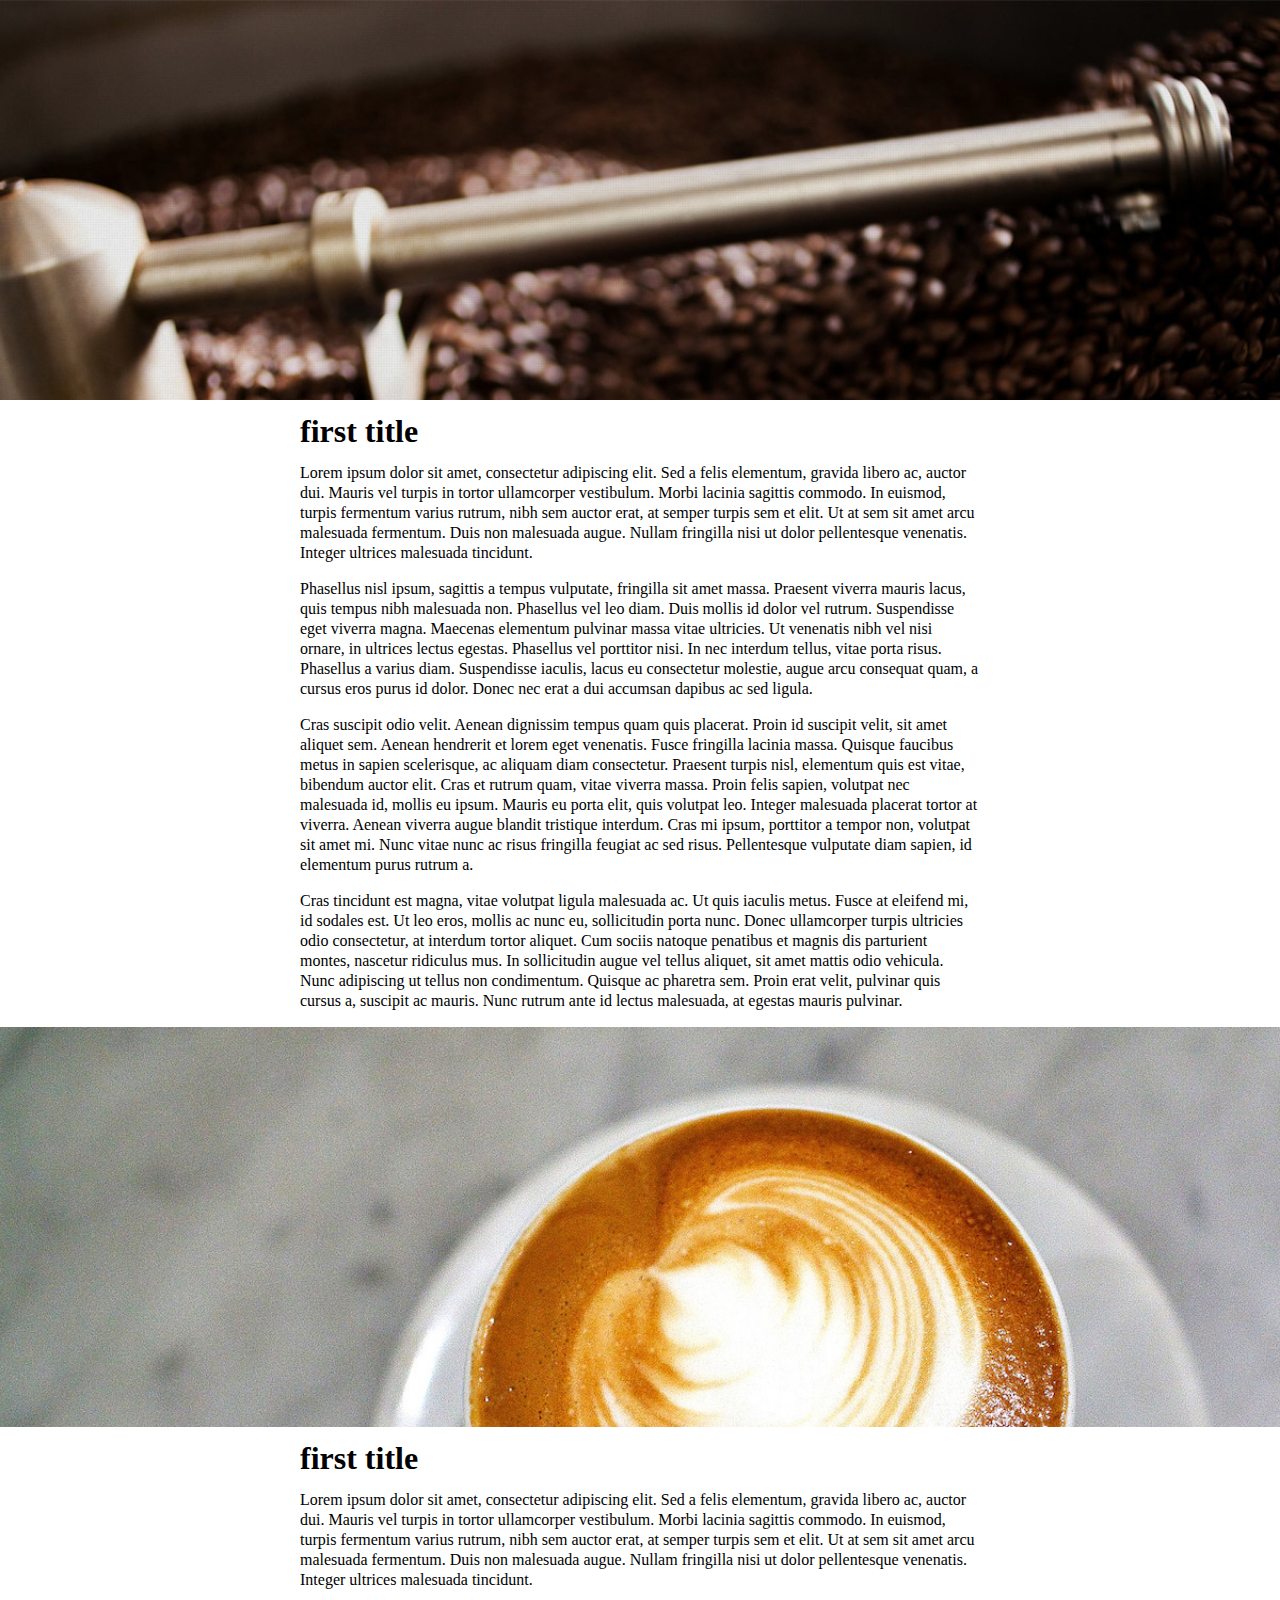
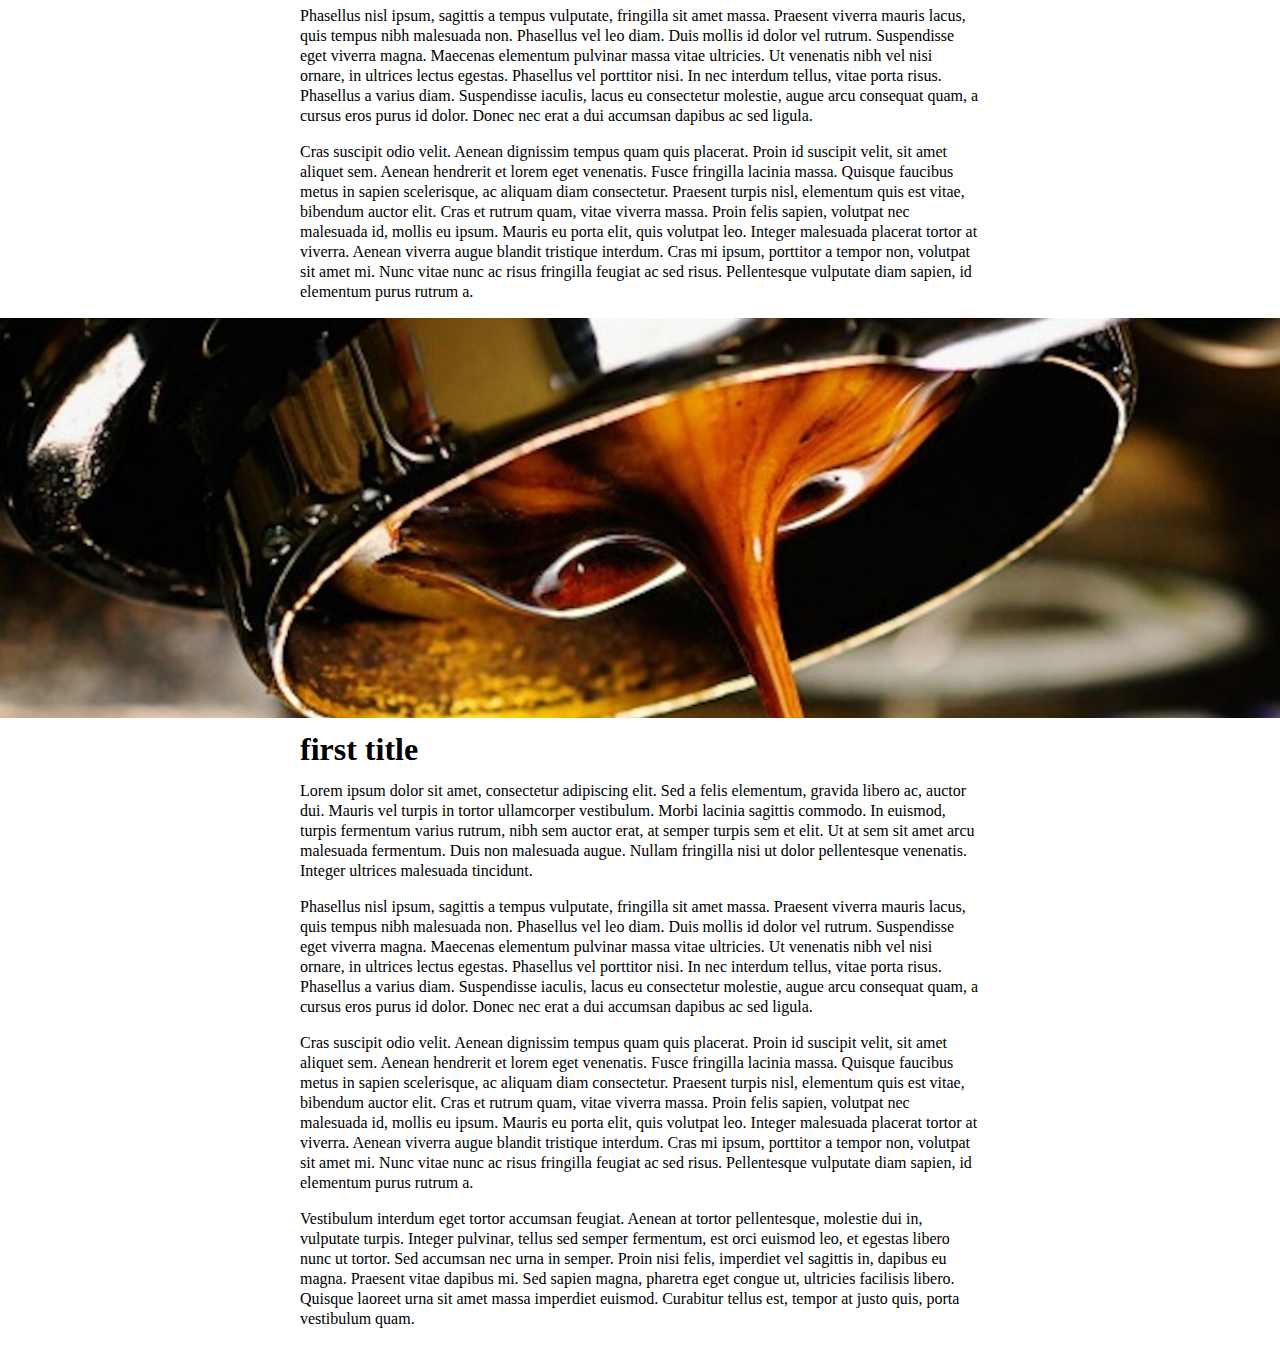
<file: coffee/index.html>
<!DOCTYPE html>

<html>

  <head>
    <title>Devin Learns Parallax</title>

    <link rel="stylesheet" media="all" href="css/main.css" />

    <script src="http://ajax.googleapis.com/ajax/libs/jquery/1.10.2/jquery.min.js"></script>

    <script src="js/parallax.js"></script>
  </head>

  <body>
    <div class="hero-mask">
      <img id="bg-1" src="img/1.jpg"/>
    </div>

    <article>
      <h1>first title</h1>

      <p>Lorem ipsum dolor sit amet, consectetur adipiscing elit. Sed a felis elementum, gravida libero ac, auctor dui. Mauris vel turpis in tortor ullamcorper vestibulum. Morbi lacinia sagittis commodo. In euismod, turpis fermentum varius rutrum, nibh sem auctor erat, at semper turpis sem et elit. Ut at sem sit amet arcu malesuada fermentum. Duis non malesuada augue. Nullam fringilla nisi ut dolor pellentesque venenatis. Integer ultrices malesuada tincidunt.</p>

      <p>Phasellus nisl ipsum, sagittis a tempus vulputate, fringilla sit amet massa. Praesent viverra mauris lacus, quis tempus nibh malesuada non. Phasellus vel leo diam. Duis mollis id dolor vel rutrum. Suspendisse eget viverra magna. Maecenas elementum pulvinar massa vitae ultricies. Ut venenatis nibh vel nisi ornare, in ultrices lectus egestas. Phasellus vel porttitor nisi. In nec interdum tellus, vitae porta risus. Phasellus a varius diam. Suspendisse iaculis, lacus eu consectetur molestie, augue arcu consequat quam, a cursus eros purus id dolor. Donec nec erat a dui accumsan dapibus ac sed ligula.</p>

      <p>Cras suscipit odio velit. Aenean dignissim tempus quam quis placerat. Proin id suscipit velit, sit amet aliquet sem. Aenean hendrerit et lorem eget venenatis. Fusce fringilla lacinia massa. Quisque faucibus metus in sapien scelerisque, ac aliquam diam consectetur. Praesent turpis nisl, elementum quis est vitae, bibendum auctor elit. Cras et rutrum quam, vitae viverra massa. Proin felis sapien, volutpat nec malesuada id, mollis eu ipsum. Mauris eu porta elit, quis volutpat leo. Integer malesuada placerat tortor at viverra. Aenean viverra augue blandit tristique interdum. Cras mi ipsum, porttitor a tempor non, volutpat sit amet mi. Nunc vitae nunc ac risus fringilla feugiat ac sed risus. Pellentesque vulputate diam sapien, id elementum purus rutrum a.</p>

      <p>Cras tincidunt est magna, vitae volutpat ligula malesuada ac. Ut quis iaculis metus. Fusce at eleifend mi, id sodales est. Ut leo eros, mollis ac nunc eu, sollicitudin porta nunc. Donec ullamcorper turpis ultricies odio consectetur, at interdum tortor aliquet. Cum sociis natoque penatibus et magnis dis parturient montes, nascetur ridiculus mus. In sollicitudin augue vel tellus aliquet, sit amet mattis odio vehicula. Nunc adipiscing ut tellus non condimentum. Quisque ac pharetra sem. Proin erat velit, pulvinar quis cursus a, suscipit ac mauris. Nunc rutrum ante id lectus malesuada, at egestas mauris pulvinar.</p>
    </article>

    <div class="hero-mask">
      <img id="bg-2" src="img/2.jpg"/>
    </div>

    <article>
      <h1>first title</h1>

      <p>Lorem ipsum dolor sit amet, consectetur adipiscing elit. Sed a felis elementum, gravida libero ac, auctor dui. Mauris vel turpis in tortor ullamcorper vestibulum. Morbi lacinia sagittis commodo. In euismod, turpis fermentum varius rutrum, nibh sem auctor erat, at semper turpis sem et elit. Ut at sem sit amet arcu malesuada fermentum. Duis non malesuada augue. Nullam fringilla nisi ut dolor pellentesque venenatis. Integer ultrices malesuada tincidunt.</p>

      <p>Phasellus nisl ipsum, sagittis a tempus vulputate, fringilla sit amet massa. Praesent viverra mauris lacus, quis tempus nibh malesuada non. Phasellus vel leo diam. Duis mollis id dolor vel rutrum. Suspendisse eget viverra magna. Maecenas elementum pulvinar massa vitae ultricies. Ut venenatis nibh vel nisi ornare, in ultrices lectus egestas. Phasellus vel porttitor nisi. In nec interdum tellus, vitae porta risus. Phasellus a varius diam. Suspendisse iaculis, lacus eu consectetur molestie, augue arcu consequat quam, a cursus eros purus id dolor. Donec nec erat a dui accumsan dapibus ac sed ligula.</p>

      <p>Cras suscipit odio velit. Aenean dignissim tempus quam quis placerat. Proin id suscipit velit, sit amet aliquet sem. Aenean hendrerit et lorem eget venenatis. Fusce fringilla lacinia massa. Quisque faucibus metus in sapien scelerisque, ac aliquam diam consectetur. Praesent turpis nisl, elementum quis est vitae, bibendum auctor elit. Cras et rutrum quam, vitae viverra massa. Proin felis sapien, volutpat nec malesuada id, mollis eu ipsum. Mauris eu porta elit, quis volutpat leo. Integer malesuada placerat tortor at viverra. Aenean viverra augue blandit tristique interdum. Cras mi ipsum, porttitor a tempor non, volutpat sit amet mi. Nunc vitae nunc ac risus fringilla feugiat ac sed risus. Pellentesque vulputate diam sapien, id elementum purus rutrum a.</p>
    </article>

    <div class="hero-mask">
      <img id="bg-3" src="img/3.jpg"/>
    </div>

    <article>
      <h1>first title</h1>

      <p>Lorem ipsum dolor sit amet, consectetur adipiscing elit. Sed a felis elementum, gravida libero ac, auctor dui. Mauris vel turpis in tortor ullamcorper vestibulum. Morbi lacinia sagittis commodo. In euismod, turpis fermentum varius rutrum, nibh sem auctor erat, at semper turpis sem et elit. Ut at sem sit amet arcu malesuada fermentum. Duis non malesuada augue. Nullam fringilla nisi ut dolor pellentesque venenatis. Integer ultrices malesuada tincidunt.</p>

      <p>Phasellus nisl ipsum, sagittis a tempus vulputate, fringilla sit amet massa. Praesent viverra mauris lacus, quis tempus nibh malesuada non. Phasellus vel leo diam. Duis mollis id dolor vel rutrum. Suspendisse eget viverra magna. Maecenas elementum pulvinar massa vitae ultricies. Ut venenatis nibh vel nisi ornare, in ultrices lectus egestas. Phasellus vel porttitor nisi. In nec interdum tellus, vitae porta risus. Phasellus a varius diam. Suspendisse iaculis, lacus eu consectetur molestie, augue arcu consequat quam, a cursus eros purus id dolor. Donec nec erat a dui accumsan dapibus ac sed ligula.</p>

      <p>Cras suscipit odio velit. Aenean dignissim tempus quam quis placerat. Proin id suscipit velit, sit amet aliquet sem. Aenean hendrerit et lorem eget venenatis. Fusce fringilla lacinia massa. Quisque faucibus metus in sapien scelerisque, ac aliquam diam consectetur. Praesent turpis nisl, elementum quis est vitae, bibendum auctor elit. Cras et rutrum quam, vitae viverra massa. Proin felis sapien, volutpat nec malesuada id, mollis eu ipsum. Mauris eu porta elit, quis volutpat leo. Integer malesuada placerat tortor at viverra. Aenean viverra augue blandit tristique interdum. Cras mi ipsum, porttitor a tempor non, volutpat sit amet mi. Nunc vitae nunc ac risus fringilla feugiat ac sed risus. Pellentesque vulputate diam sapien, id elementum purus rutrum a.</p>

      <p>Vestibulum interdum eget tortor accumsan feugiat. Aenean at tortor pellentesque, molestie dui in, vulputate turpis. Integer pulvinar, tellus sed semper fermentum, est orci euismod leo, et egestas libero nunc ut tortor. Sed accumsan nec urna in semper. Proin nisi felis, imperdiet vel sagittis in, dapibus eu magna. Praesent vitae dapibus mi. Sed sapien magna, pharetra eget congue ut, ultricies facilisis libero. Quisque laoreet urna sit amet massa imperdiet euismod. Curabitur tellus est, tempor at justo quis, porta vestibulum quam.</p>
    </article>

    <!-- <article id="latte">
      <h1>Hmm. HEADING</h1>
    </article>

    <article id="cortado">
      <h1>Bye! HEADING</h1>
    </article>

    <article id="drip">
      <h1>JK LOL!</h1>
    </article>-->
  </body>
</html>
</file>
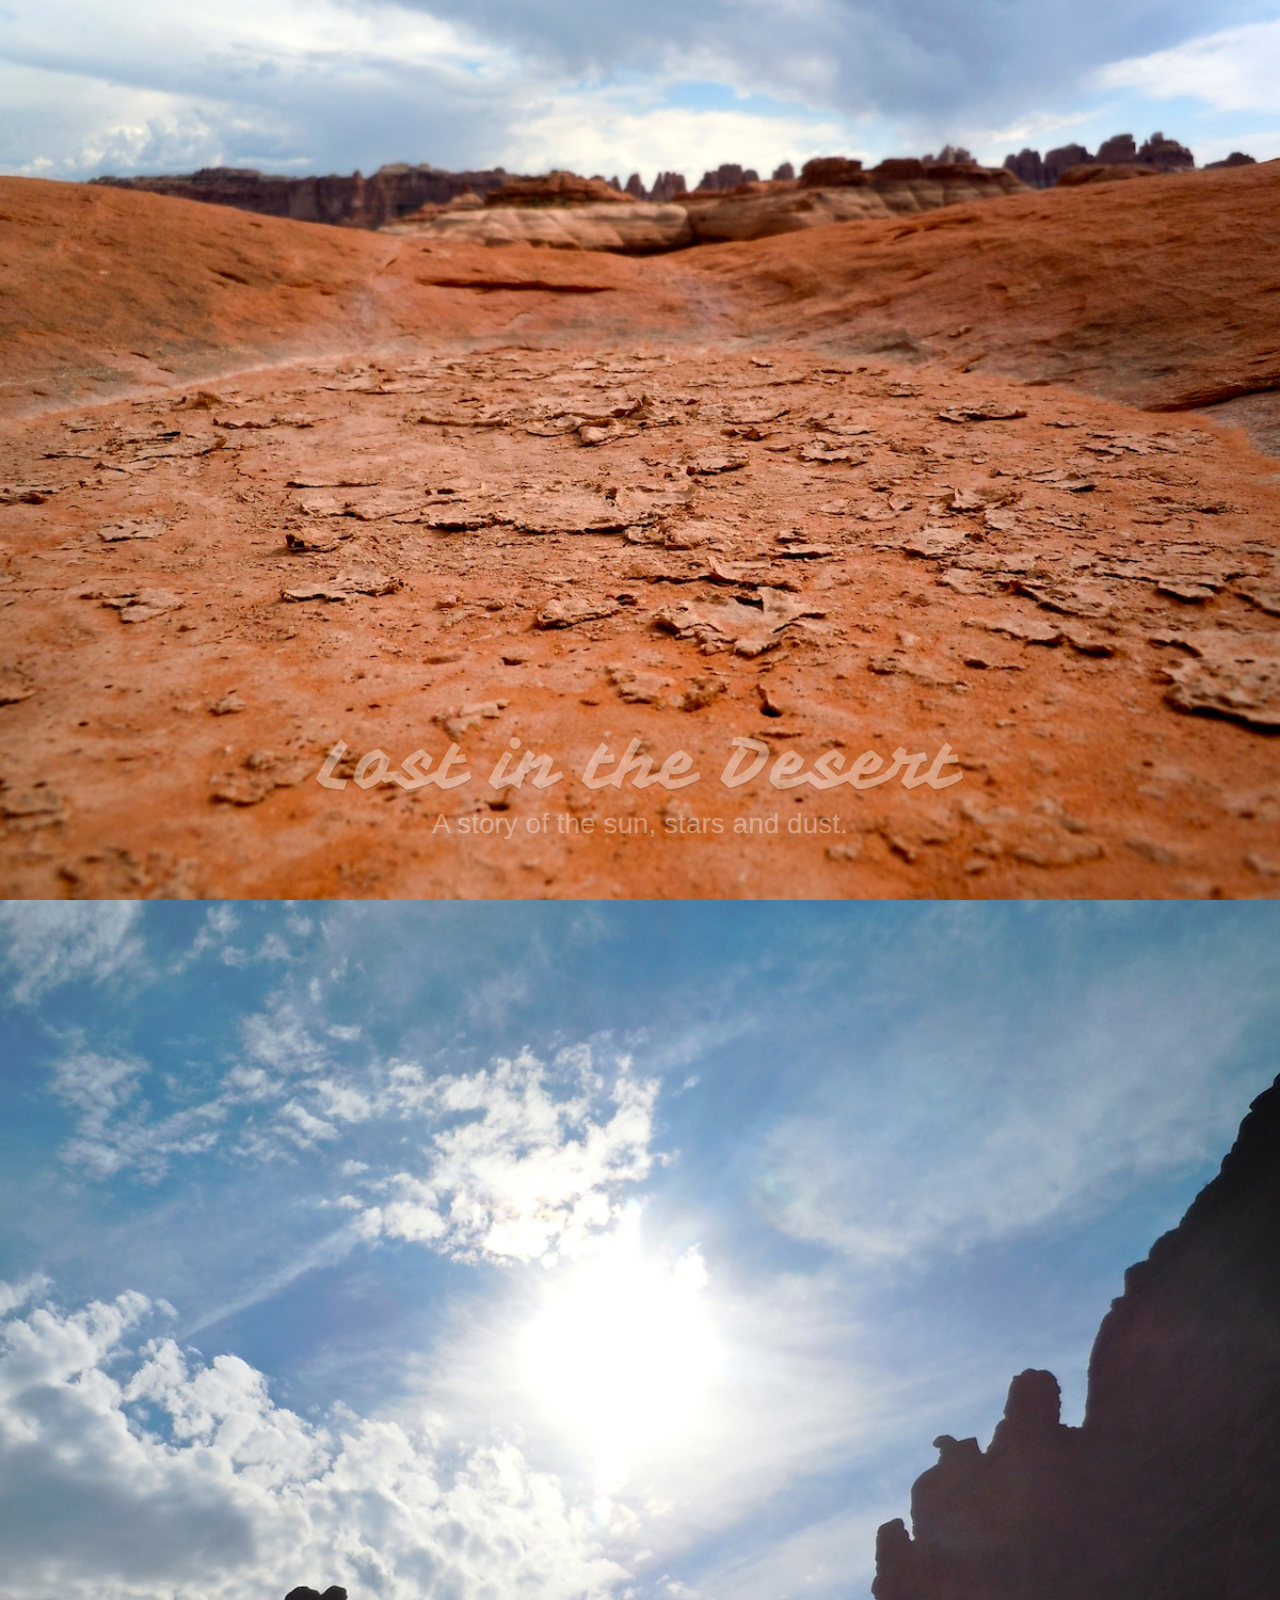
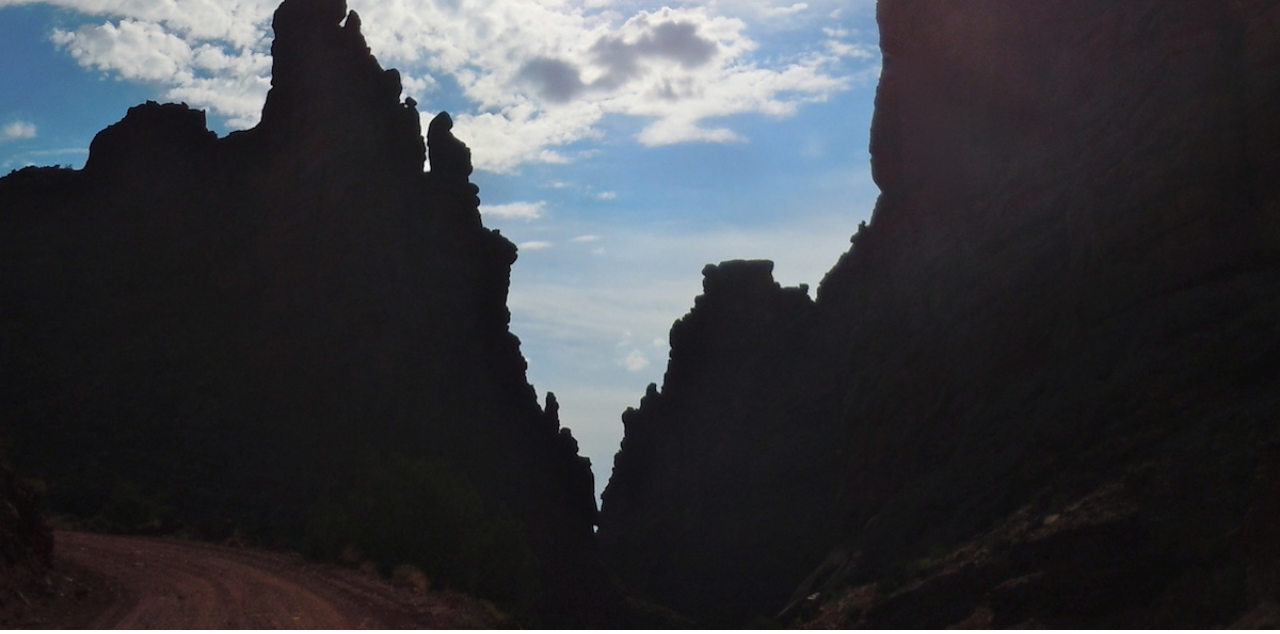
<file: stage/index.html>
<!DOCTYPE html>

<html>

  <head>
    <title>Curtain Stage Slider</title>

    <link rel="stylesheet" media="all" href="css/main.css" />

    <script src="http://ajax.googleapis.com/ajax/libs/jquery/1.10.2/jquery.min.js"></script>

    <script src="js/parallax.js"></script>
  </head>

  <body>

    <div id="curtain">
      <div id="banner">
        <div id="banner-title">Lost in the Desert</div>
        <div id="banner-subtitle">A story of the sun, stars and dust.</div>
      </div>
    </div>

    <div id="first-image">
      <img src="img/throttle.jpg"/>
    </div>

    <!-- <div id="test-footer"></div> -->

  </body>
</html>
</file>
<file: coffee/css/main.css>
body { margin: 0; }

article {
  line-height: 20px;
  margin-left: auto;
  margin-right:auto;
  max-width: 680px;
  padding: 0 10px;
}

#bg-1, #bg-2, #bg-3 {
  position: relative;
  width : 100%;
}

.hero-mask {
  height: 400px;
  overflow: hidden;
}
</file>
<file: stage/css/main.css>
@import url(http://fonts.googleapis.com/css?family=Vampiro+One);

body {
  margin: 0;
}

#curtain {
  background-image: url(../img/moab.jpg);
  background-position: center;
  background-size: cover;
  width: 100%;
  position: relative;
  z-index : 2;
}

#curtain #banner {
  top: 80%;
  color: white;
  display: none;
  position: absolute;
  text-align: center;
  width: 100%;
}

#curtain #banner #banner-title {
  font-family: 'Vampiro One', cursive;
  font-size: 70px;
  text-shadow: 0 2px 0 rgba(0, 0, 0, 0.3);
}

#curtain #banner #banner-subtitle {
  font-family: sans-serif;
  font-size: 28px;
  font-weight: 200;
}

#first-image img {
  overflow: hidden;
  overflow-x: hidden;
  overflow-y: hidden;
  width: 100%;
}

#test-footer {
  height : 500px;
  width: 100%;
  background-color: pink;
}
</file>
